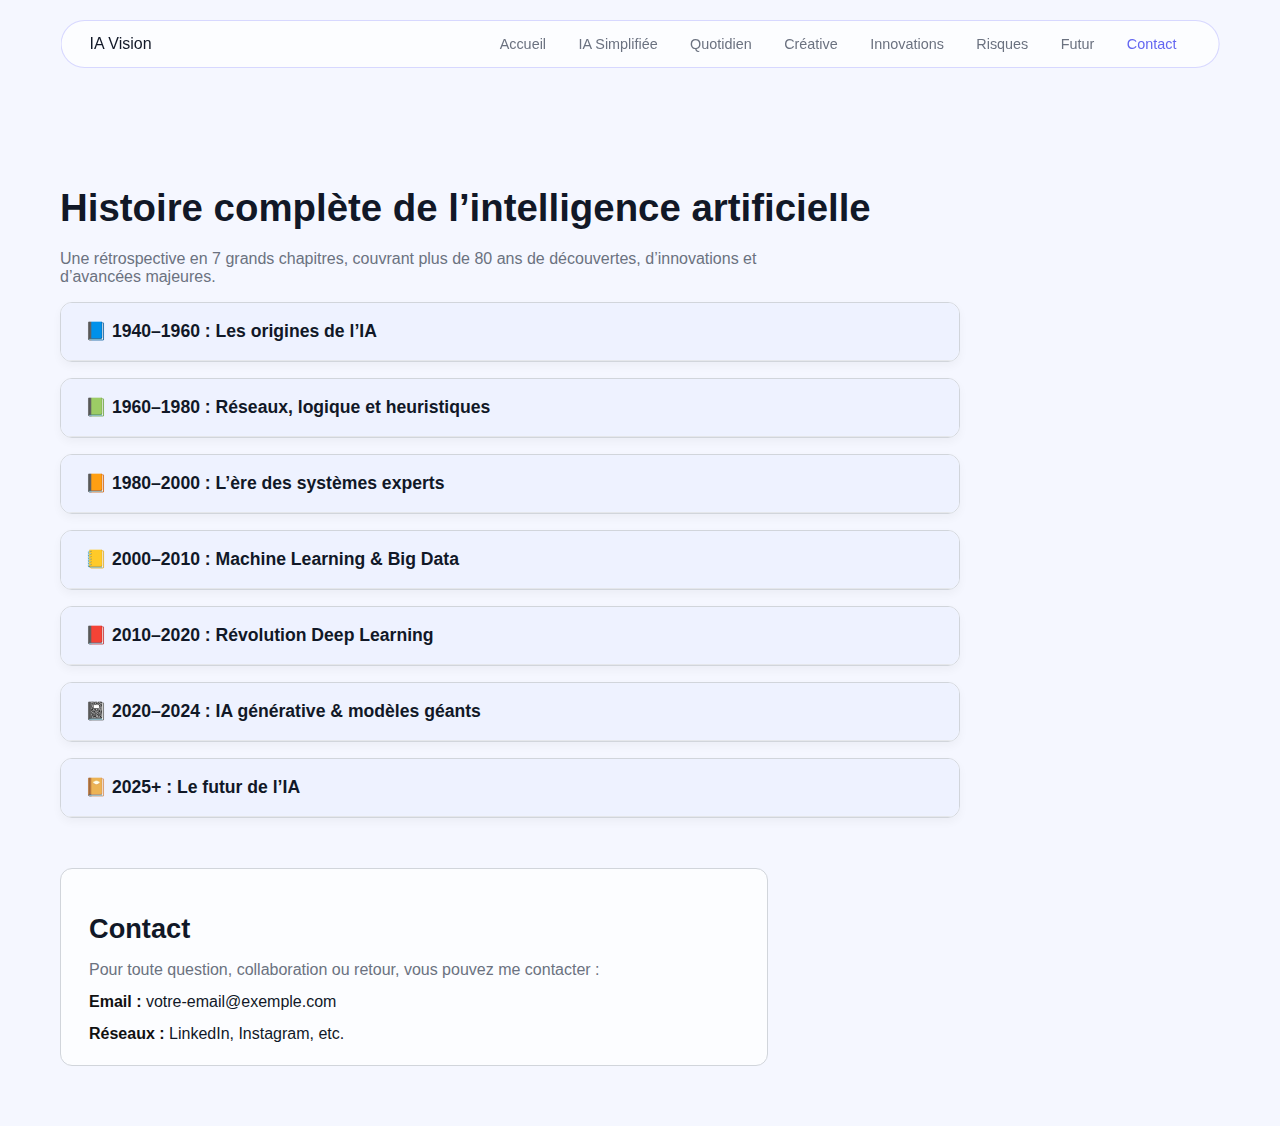
<file: contact.html>
<!DOCTYPE html>
<html lang="fr">
<head>
<meta charset="UTF-8">
<title>Contact & Histoire de l’IA</title>

<style>
body {
    margin: 0;
    font-family: "Poppins", sans-serif;
    background: #f5f7ff;
    color: #111827;
    height: 100vh;
    overflow-y: scroll;
}

/* Header identique aux autres pages */
header {
    position: fixed;
    top: 20px;
    left: 50%;
    transform: translateX(-50%);
    width: 86%;
    padding: 14px 28px;
    border-radius: 999px;
    background: rgba(255,255,255,0.7);
    backdrop-filter: blur(14px);
    display: flex;
    justify-content: space-between;
    border: 1px solid rgba(160,160,255,0.4);
    z-index: 10;
}
nav a {
    margin: 0 14px;
    text-decoration: none;
    color: #6b7280;
    font-size: 0.9rem;
}
nav a.active { color:#6366f1; }

/* Page container */
.page {
    padding: 160px 60px 60px;
}

/* Accordion */
.accordion {
    max-width: 900px;
    margin-bottom: 40px;
}
.accordion-item {
    background: #ffffffb7;
    border: 1px solid #d1d5db;
    border-radius: 12px;
    margin-bottom: 16px;
    overflow: hidden;
    box-shadow: 0 4px 10px rgba(0,0,0,0.04);
}
.accordion-header {
    padding: 18px 24px;
    font-size: 1.1rem;
    font-weight: 600;
    cursor: pointer;
    background: #eef2ff;
    border-bottom: 1px solid #e5e7eb;
}
.accordion-content {
    display: none;
    padding: 20px 26px;
    line-height: 1.65;
    background: #fff;
    animation: fadeIn 0.3s ease;
}
@keyframes fadeIn {
    from { opacity: 0; }
    to { opacity: 1; }
}

/* Contact section */
.contact-box {
    background: #ffffffb7;
    padding: 22px 28px;
    border-radius: 12px;
    border: 1px solid #d1d5db;
    max-width: 650px;
    margin-top: 50px;
}
.contact-box h2 {
    margin-bottom: 12px;
    font-size: 1.7rem;
}
.contact-box p {
    color: #6b7280;
    margin-bottom: 14px;
}
.contact-item {
    margin-top: 14px;
}
.contact-item strong {
    color: #111;
    font-weight: 600;
}
</style>

<script>
// Active le lien du menu
document.addEventListener("DOMContentLoaded", ()=>{
    const current = location.pathname.split("/").pop();
    document.querySelectorAll("nav a").forEach(a=>{
        if(a.getAttribute("href")===current){
            a.classList.add("active");
        }
    });
});

// Accordéon style A — un seul ouvert à la fois
document.addEventListener("DOMContentLoaded", () => {
    const headers = document.querySelectorAll(".accordion-header");

    headers.forEach(header => {
        header.addEventListener("click", () => {
            const openItem = document.querySelector(".accordion-content.show");
            const content = header.nextElementSibling;
            
            if (openItem && openItem !== content) {
                openItem.classList.remove("show");
                openItem.style.display = "none";
            }

            if (content.classList.contains("show")) {
                content.classList.remove("show");
                content.style.display = "none";
            } else {
                content.classList.add("show");
                content.style.display = "block";
            }
        });
    });
});
</script>

</head>
<body>

<header>
    <div class="logo">IA Vision</div>
    <nav>
        <a href="index.html">Accueil</a>
        <a href="ia-simple.html">IA Simplifiée</a>
        <a href="quotidien.html">Quotidien</a>
        <a href="creative.html">Créative</a>
        <a href="innovations.html">Innovations</a>
        <a href="risques.html">Risques</a>
        <a href="futur.html">Futur</a>
        <a href="contact.html">Contact</a>
    </nav>
</header>

<section class="page">

<h1 style="font-size:2.4rem; margin-bottom:20px;">Histoire complète de l’intelligence artificielle</h1>
<p style="max-width:700px; color:#6b7280;">
Une rétrospective en 7 grands chapitres, couvrant plus de 80 ans de découvertes, d’innovations et d’avancées majeures.
</p>

<div class="accordion">

<!-- 1 — 1940–1960 -->
<div class="accordion-item">
    <div class="accordion-header">📘 1940–1960 : Les origines de l’IA</div>
    <div class="accordion-content">
        • Alan Turing publie son test d’intelligence (1950).<br>
        • Développement des premières machines programmables.<br>
        • Naissance de la cybernétique (Norbert Wiener).<br>
        • Apparition des premiers concepts de réseaux logiques.<br>
        • Conférence de Dartmouth (1956) — naissance officielle de l’IA.<br>
        • McCarthy invente le terme “Artificial Intelligence”.<br>
        • Premiers programmes de résolution logique.<br>
        • Début des recherches sur la traduction automatique.<br>
        • Premiers robots autonomes rudimentaires.<br>
        • Concept d’agent intelligent théorisé.<br>
        • Premiers travaux sur la reconnaissance symbolique.<br>
        • Apparition des premiers automates cellulaires.<br>
        • Avancées dans les modèles mathématiques du raisonnement.<br>
        • Premiers essais d’apprentissage machine rudimentaire.<br>
        • Premières applications militaires de calcul automatisé.
    </div>
</div>

<!-- 2 — 1960–1980 -->
<div class="accordion-item">
    <div class="accordion-header">📗 1960–1980 : Réseaux, logique et heuristiques</div>
    <div class="accordion-content">
        • Développement du premier réseau de neurones perceptron.<br>
        • Premiers chatbots (ELIZA en 1966).<br>
        • Développement d’algorithmes heuristiques.<br>
        • Premiers langages dédiés à l’IA (LISP).<br>
        • Avancées majeures en reconnaissance vocale.<br>
        • Modélisation informatique du raisonnement humain.<br>
        • Début des recherches sur les systèmes experts.<br>
        • Naissance de la vision par ordinateur.<br>
        • Premiers robots mobiles programmables.<br>
        • Théories de l’apprentissage statistique.<br>
        • Découverte des limites du perceptron simple.<br>
        • Début du financement massif par les gouvernements.<br>
        • Systèmes de jeu comme SHRDLU.<br>
        • Approche symbolique dominante.<br>
        • Premières IA dans l’industrie (diagnostic simple).
    </div>
</div>

<!-- 3 — 1980–2000 -->
<div class="accordion-item">
    <div class="accordion-header">📙 1980–2000 : L’ère des systèmes experts</div>
    <div class="accordion-content">
        • Explosion des systèmes experts en entreprise.<br>
        • Développement intense des bases de connaissance.<br>
        • Retour des réseaux de neurones (backpropagation).<br>
        • IA dans la finance et la médecine.<br>
        • Algorithmes génétiques et optimisation.<br>
        • Premiers véhicules autonomes expérimentaux.<br>
        • Reconnaissance d’écriture manuscrite.<br>
        • Agents intelligents en robotique.<br>
        • Jeux vidéo : premiers comportements évolués.<br>
        • Début de l’apprentissage profond théorique.<br>
        • IA intégrée aux machines industrielles.<br>
        • Fouille de données (data mining).<br>
        • Création d’algorithmes de classification performants.<br>
        • Avancées en NLP statistiques.<br>
        • Premières architectures plus profondes.
    </div>
</div>

<!-- 4 — 2000–2010 -->
<div class="accordion-item">
    <div class="accordion-header">📒 2000–2010 : Machine Learning & Big Data</div>
    <div class="accordion-content">
        • Explosion des données numériques.<br>
        • IA dans les moteurs de recherche.<br>
        • Recommandations : YouTube, Amazon, Netflix.<br>
        • Naissance du concept Big Data.<br>
        • Deep Learning opérationnel.<br>
        • Premières IA embarquées sur smartphone.<br>
        • Systèmes de détection faciale fiables.<br>
        • Traduction statistique améliorée.<br>
        • Premières voitures semi-autonomes.<br>
        • Classification massive d’images.<br>
        • Traitement vocal avancé.<br>
        • Prédiction robuste dans la finance.<br>
        • Détection automatique des spams via réseaux.<br>
        • Avancées spectaculaires en reconnaissance vocale.<br>
        • Premières IA biomédicales efficaces.
    </div>
</div>

<!-- 5 — 2010–2020 -->
<div class="accordion-item">
    <div class="accordion-header">📕 2010–2020 : Révolution Deep Learning</div>
    <div class="accordion-content">
        • Google DeepMind bat le champion du Go (AlphaGo).<br>
        • Explosion des réseaux neuronaux profonds.<br>
        • IA dans les assistants (Siri, Alexa, Google Assistant).<br>
        • Traduction neuronale (Google NMT).<br>
        • Vision par ordinateur super performante.<br>
        • GANs (création d'images réalistes).<br>
        • Deepfake & défis éthiques.<br>
        • Arrivée des voitures autonomes avancées.<br>
        • Avancées en médecine prédictive.<br>
        • IA dans la robotique humanoïde.<br>
        • Explosion de TensorFlow & PyTorch.<br>
        • Voix synthétiques réalistes.<br>
        • Agents autonomes multi-tâches.<br>
        • NLP neuronal révolutionnaire.<br>
        • Précurseurs des modèles géants.
    </div>
</div>

<!-- 6 — 2020–2024 -->
<div class="accordion-item">
    <div class="accordion-header">📓 2020–2024 : IA générative & modèles géants</div>
    <div class="accordion-content">
        • GPT-3 puis GPT-4 révolutionnent le langage.<br>
        • Stable Diffusion, Midjourney : images IA réalistes.<br>
        • Musique IA grand public (Suno, Udio).<br>
        • Vidéo générative (Pika, Runway).<br>
        • Robots IA plus cohérents.<br>
        • IA intégrée dans la suite Microsoft.<br>
        • Explosion de l'IA dans l'éducation.<br>
        • Deepfake régulés et contrôles éthiques.<br>
        • IA multimodale (texte + images + sons).<br>
        • Premiers modèles IA open-source massifs.<br>
        • IA dans les véhicules autonomes de série.<br>
        • Explosion de la créativité IA.<br>
        • Agents autonomes réels.<br>
        • IA dans la justice et l'administration.<br>
        • Réflexion globale sur l’éthique IA.
    </div>
</div>

<!-- 7 — 2025+ -->
<div class="accordion-item">
    <div class="accordion-header">📔 2025+ : Le futur de l’IA</div>
    <div class="accordion-content">
        • IA conversationnelle quasi-humaine.<br>
        • Robots compagnons évolués.<br>
        • IA dans les villes intelligentes.<br>
        • Médecine IA prédictive généralisée.<br>
        • Humanoïdes assistifs au quotidien.<br>
        • Interfaces cerveau-IA émergentes.<br>
        • Fusion IA + réalité augmentée.<br>
        • Véhicules 100% autonomes.<br>
        • IA dans les gouvernements locaux.<br>
        • Création audiovisuelle temps réel.<br>
        • Agents personnels IA pour tout.<br>
        • IA éthique normée mondialement.<br>
        • Émergence d’IA créatives professionnelles.<br>
        • Systèmes IA collaboratifs.<br>
        • Repenser l’éducation & le travail.
    </div>
</div>

</div>

<!-- CONTACT BOX -->
<div class="contact-box">
    <h2>Contact</h2>
    <p>Pour toute question, collaboration ou retour, vous pouvez me contacter :</p>

    <div class="contact-item">
        <strong>Email :</strong> votre-email@exemple.com
    </div>
    <div class="contact-item">
        <strong>Réseaux :</strong> LinkedIn, Instagram, etc.
    </div>
</div>

</section>

</body>
</html>
</file>
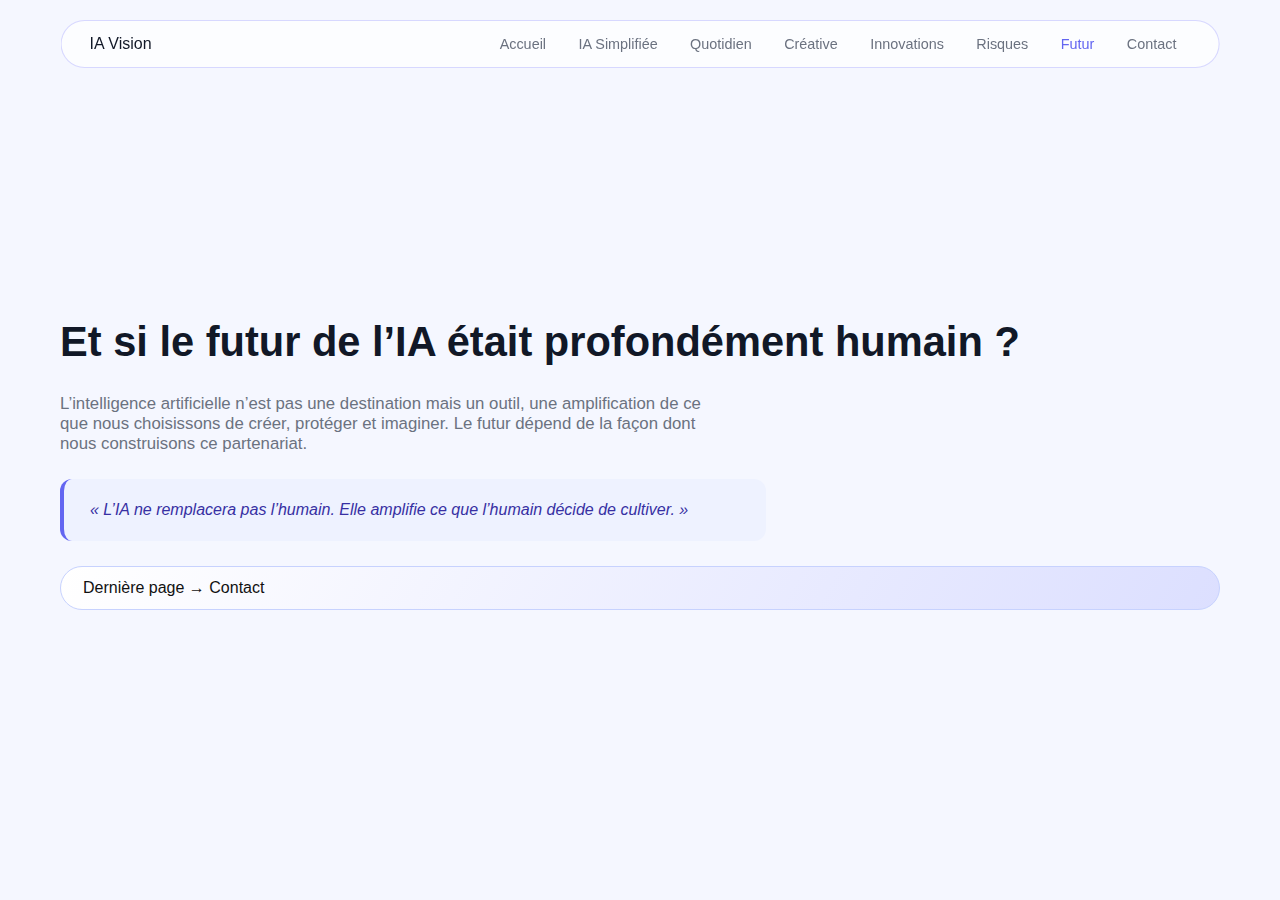
<file: futur.html>
<!DOCTYPE html>
<html lang="fr">
<head>
<meta charset="UTF-8">
<title>Futur humain + IA</title>

<style>
body {
    margin: 0;
    font-family: "Poppins", sans-serif;
    background: #f5f7ff;
    color: #111827;
    height: 100vh;
    overflow: hidden;
}

header {
    position: fixed;
    top: 20px;
    left: 50%;
    transform: translateX(-50%);
    width: 86%;
    padding: 14px 28px;
    border-radius: 999px;
    background: rgba(255,255,255,0.7);
    backdrop-filter: blur(14px);
    display: flex;
    justify-content: space-between;
    border: 1px solid rgba(160,160,255,0.4);
    z-index: 10;
}
nav a {
    margin: 0 14px;
    text-decoration: none;
    color: #6b7280;
    font-size: 0.9rem;
}
nav a.active { color:#6366f1; }

.page {
    height: 100vh;
    display:flex;
    flex-direction:column;
    justify-content:center;
    padding: 0 60px;
}
h1 { 
    font-size: 2.6rem; 
    margin-bottom: 12px; 
}
p { 
    font-size:1.05rem; 
    max-width:650px; 
    color:#6b7280; 
    margin-bottom: 25px;
}

.quote {
    max-width: 650px;
    padding: 22px 26px;
    background: #eef2ff;
    border-left: 4px solid #6366f1;
    border-radius: 12px;
    font-style: italic;
    color: #3730a3;
}

.btn {
    margin-top:25px;
    padding: 12px 22px;
    border-radius: 999px;
    background: linear-gradient(120deg,#fff,#dcdfff);
    border: 1px solid #c7d2fe;
    text-decoration:none;
    color:#111;
    font-size:1rem;
}
</style>

<script>
document.addEventListener("DOMContentLoaded", ()=>{
    const current = location.pathname.split("/").pop();
    document.querySelectorAll("nav a").forEach(a=>{
        if(a.getAttribute("href")===current){
            a.classList.add("active");
        }
    });
});
</script>

</head>
<body>

<header>
    <div class="logo">IA Vision</div>
    <nav>
        <a href="index.html">Accueil</a>
        <a href="ia-simple.html">IA Simplifiée</a>
        <a href="quotidien.html">Quotidien</a>
        <a href="creative.html">Créative</a>
        <a href="innovations.html">Innovations</a>
        <a href="risques.html">Risques</a>
        <a href="futur.html">Futur</a>
        <a href="contact.html">Contact</a>
    </nav>
</header>

<section class="page">
    <h1>Et si le futur de l’IA était profondément humain ?</h1>
    <p>
        L’intelligence artificielle n’est pas une destination mais un outil, une amplification de 
        ce que nous choisissons de créer, protéger et imaginer.  
        Le futur dépend de la façon dont nous construisons ce partenariat.
    </p>

    <div class="quote">
        « L’IA ne remplacera pas l’humain.  
        Elle amplifie ce que l’humain décide de cultiver. »
    </div>

    <a href="contact.html" class="btn">Dernière page → Contact</a>
</section>

</body>
</html>
</file>
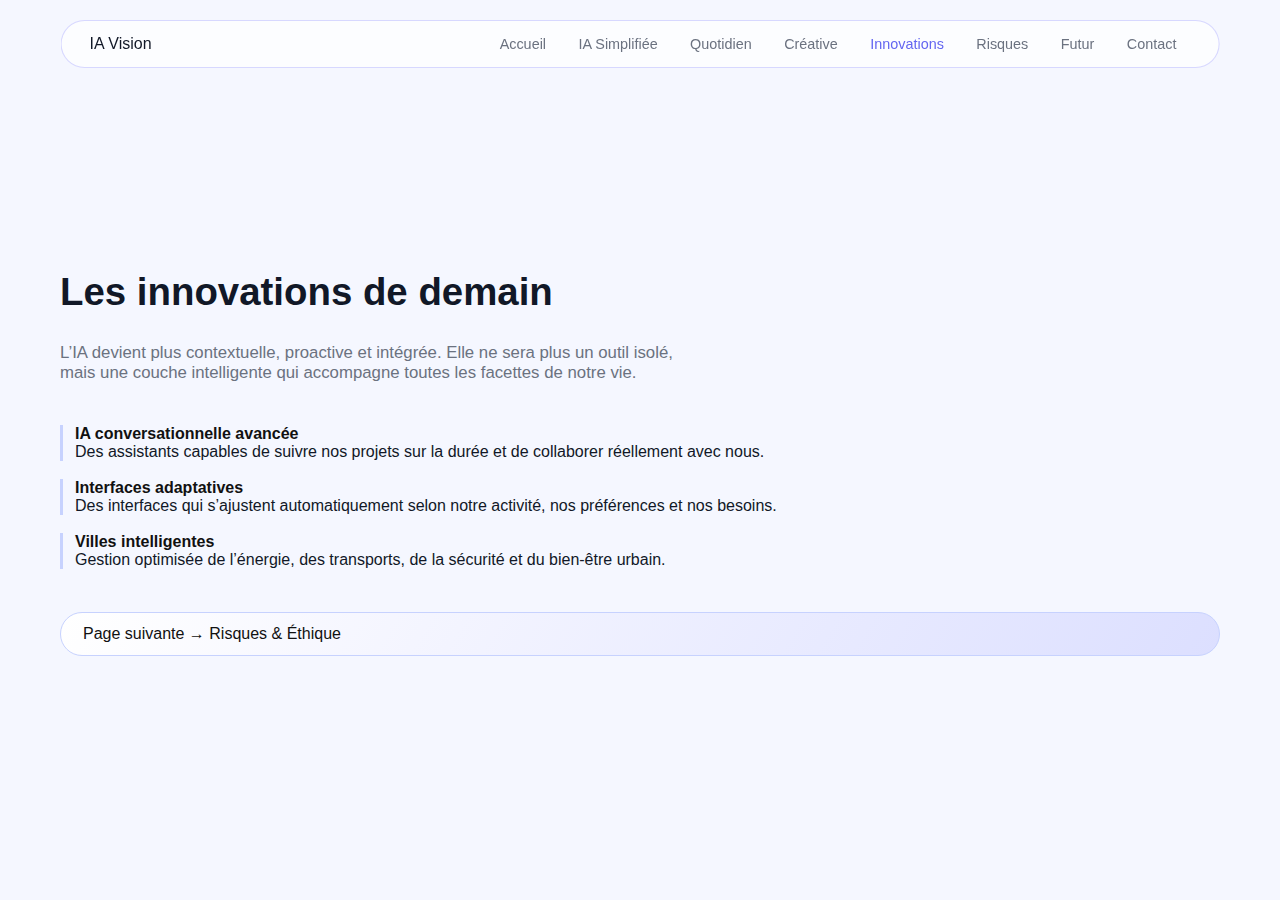
<file: innovations.html>
<!DOCTYPE html>
<html lang="fr">
<head>
<meta charset="UTF-8">
<title>Innovations de demain</title>

<style>
body {
    margin: 0;
    font-family: "Poppins", sans-serif;
    background: #f5f7ff;
    color: #111827;
    height: 100vh;
    overflow: hidden;
}

header {
    position: fixed;
    top: 20px;
    left: 50%;
    transform: translateX(-50%);
    width: 86%;
    padding: 14px 28px;
    border-radius: 999px;
    background: rgba(255,255,255,0.7);
    backdrop-filter: blur(14px);
    display: flex;
    justify-content: space-between;
    border: 1px solid rgba(160,160,255,0.4);
    z-index: 10;
}
nav a {
    margin: 0 14px;
    text-decoration: none;
    color: #6b7280;
    font-size: 0.9rem;
}
nav a.active { color:#6366f1; }

.page {
    height: 100vh;
    display:flex;
    flex-direction:column;
    justify-content:center;
    padding: 0 60px;
}
h1 { font-size: 2.4rem; margin-bottom: 12px; }
p { font-size:1.05rem; max-width:650px; color:#6b7280; }

.block {
    margin-top: 25px;
}
.block div {
    margin-bottom: 18px;
    padding-left: 12px;
    border-left: 3px solid #c7d2fe;
}
.block div strong {
    color: #111;
}

.btn {
    margin-top:25px;
    padding: 12px 22px;
    border-radius: 999px;
    background: linear-gradient(120deg,#fff,#dcdfff);
    border: 1px solid #c7d2fe;
    text-decoration:none;
    color:#111;
    font-size:1rem;
}
</style>

<script>
document.addEventListener("DOMContentLoaded", ()=>{
    const current = location.pathname.split("/").pop();
    document.querySelectorAll("nav a").forEach(a=>{
        if(a.getAttribute("href")===current){
            a.classList.add("active");
        }
    });
});
</script>

</head>
<body>

<header>
    <div class="logo">IA Vision</div>
    <nav>
        <a href="index.html">Accueil</a>
        <a href="ia-simple.html">IA Simplifiée</a>
        <a href="quotidien.html">Quotidien</a>
        <a href="creative.html">Créative</a>
        <a href="innovations.html">Innovations</a>
        <a href="risques.html">Risques</a>
        <a href="futur.html">Futur</a>
        <a href="contact.html">Contact</a>
    </nav>
</header>

<section class="page">
    <h1>Les innovations de demain</h1>
    <p>
        L’IA devient plus contextuelle, proactive et intégrée.
        Elle ne sera plus un outil isolé, mais une couche intelligente qui accompagne 
        toutes les facettes de notre vie.
    </p>

    <div class="block">
        <div>
            <strong>IA conversationnelle avancée</strong><br>
            Des assistants capables de suivre nos projets sur la durée 
            et de collaborer réellement avec nous.
        </div>

        <div>
            <strong>Interfaces adaptatives</strong><br>
            Des interfaces qui s’ajustent automatiquement selon notre activité, nos préférences et nos besoins.
        </div>

        <div>
            <strong>Villes intelligentes</strong><br>
            Gestion optimisée de l’énergie, des transports, de la sécurité et du bien-être urbain.
        </div>
    </div>

    <a href="risques.html" class="btn">Page suivante → Risques & Éthique</a>
</section>

</body>
</html>
</file>
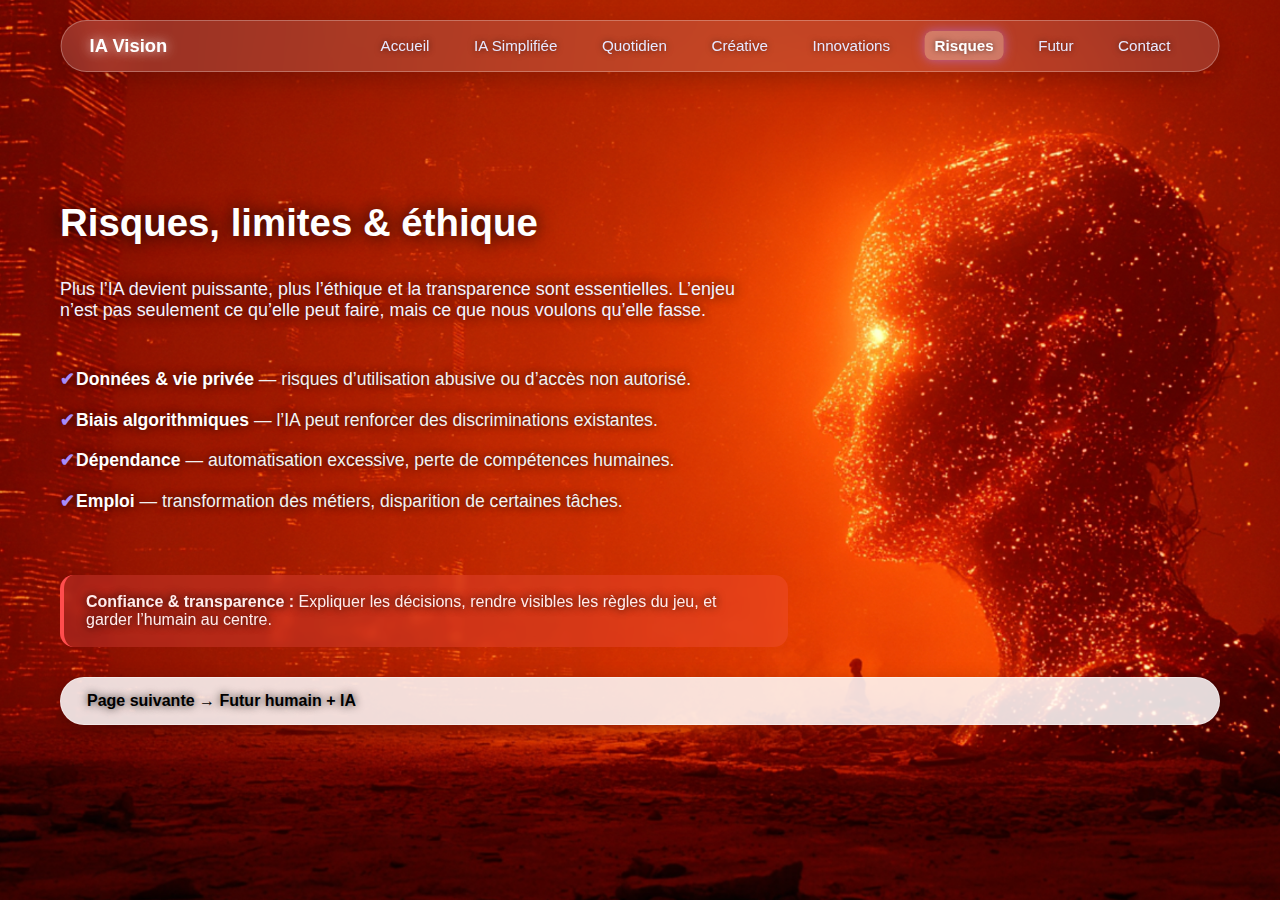
<file: risques.html>
<!DOCTYPE html>
<html lang="fr">
<head>
<meta charset="UTF-8">
<title>Risques & Éthique</title>

<style>
/* ====== GLOBAL ====== */
body {
    margin: 0;
    font-family: "Poppins", sans-serif;
    background: url('risques.background.jpg') center/cover no-repeat fixed;
    height: 100vh;
    overflow: hidden;

    color: #f2f2f2 !important;
    text-shadow: 0 0 8px rgba(0,0,0,0.85) !important;
}

/* ===== HEADER PREMIUM ===== */
header {
    position: fixed;
    top: 20px;
    left: 50%;
    transform: translateX(-50%);
    width: 86%;
    padding: 14px 28px;

    border-radius: 999px;
    background: rgba(255,255,255,0.14);
    backdrop-filter: blur(18px);
    -webkit-backdrop-filter: blur(18px);

    box-shadow: 0 8px 22px rgba(0,0,0,0.18);
    border: 1px solid rgba(255,255,255,0.28);

    display: flex;
    justify-content: space-between;
    align-items: center;

    z-index: 10;
}

header .logo {
    font-weight: 600;
    font-size: 1.15rem;
    color: #ffffff;
    text-shadow: 0 0 12px rgba(255,255,255,0.8);
}

/* NAVIGATION */
nav a {
    margin: 0 10px;
    padding: 6px 10px;
    font-size: 0.95rem;
    font-weight: 500;

    text-decoration: none;
    color: #e8e8ff;
    text-shadow: 0 0 6px rgba(0,0,0,0.6);
    transition: 0.25s ease;
    border-radius: 8px;
}
nav a:hover {
    background: rgba(255,255,255,0.22);
    box-shadow: 0 0 10px rgba(200,150,255,0.6);
}
nav a.active {
    background: rgba(255,255,255,0.30);
    font-weight: 700;
    color: #ffffff;
    box-shadow: 0 0 12px rgba(180,120,255,0.6);
}

/* ====== CONTENT ====== */
.page {
    height: 100vh;
    display: flex;
    flex-direction: column;
    justify-content: center;
    padding: 0 60px;
}

h1 {
    font-size: 2.4rem;
    margin-bottom: 16px;
    color: #ffffff;
    text-shadow: 0 0 18px rgba(0,0,0,1);
}

p {
    max-width: 680px;
    font-size: 1.12rem;
    color: #f3f3ff !important;
    text-shadow: 0 0 12px rgba(0,0,0,0.9) !important;
}

/* LISTE */
ul {
    margin-top: 25px;
    font-size: 1.1rem;
    line-height: 1.75;
    list-style: none;
    padding-left: 0;
}

ul li {
    margin-bottom: 10px;
    padding-left: 16px;
    position: relative;
}

ul li::before {
    content: "✔";
    color: #a78bfa;
    font-weight: bold;
    position: absolute;
    left: 0;
}

ul li strong {
    color: #ffffff;
    text-shadow: 0 0 10px rgba(0,0,0,0.8);
}

/* ALERT */
.alert {
    margin-top: 30px;
    padding: 18px 22px;

    background: rgba(255, 90, 90, 0.25);
    border-left: 4px solid #ff4d4d;
    backdrop-filter: blur(4px);

    border-radius: 14px;
    max-width: 680px;

    color: #ffecec;
    text-shadow: 0 0 10px rgba(0,0,0,1);
}

/* BUTTON */
.btn {
    margin-top:30px;
    padding: 14px 26px;
    border-radius: 999px;

    background: rgba(255,255,255,0.85);
    border: 1px solid rgba(255,255,255,0.4);

    text-decoration:none;
    color:#000;
    font-size:1rem;
    font-weight:600;

    box-shadow: 0 6px 20px rgba(0,0,0,0.25);
}
</style>

<script>
document.addEventListener("DOMContentLoaded", ()=>{
    const current = location.pathname.split("/").pop();
    document.querySelectorAll("nav a").forEach(a=>{
        if(a.getAttribute("href")===current){
            a.classList.add("active");
        }
    });
});
</script>

</head>
<body>

<header>
    <div class="logo">IA Vision</div>
    <nav>
        <a href="index.html">Accueil</a>
        <a href="ia-simple.html">IA Simplifiée</a>
        <a href="quotidien.html">Quotidien</a>
        <a href="creative.html">Créative</a>
        <a href="innovations.html">Innovations</a>
        <a href="risques.html">Risques</a>
        <a href="futur.html">Futur</a>
        <a href="contact.html">Contact</a>
    </nav>
</header>

<section class="page">
    <h1>Risques, limites & éthique</h1>

    <p>
        Plus l’IA devient puissante, plus l’éthique et la transparence sont essentielles.
        L’enjeu n’est pas seulement ce qu’elle peut faire, mais ce que nous voulons qu’elle fasse.
    </p>

    <ul>
        <li><strong>Données & vie privée</strong> — risques d’utilisation abusive ou d’accès non autorisé.</li>
        <li><strong>Biais algorithmiques</strong> — l’IA peut renforcer des discriminations existantes.</li>
        <li><strong>Dépendance</strong> — automatisation excessive, perte de compétences humaines.</li>
        <li><strong>Emploi</strong> — transformation des métiers, disparition de certaines tâches.</li>
    </ul>

    <div class="alert">
        <strong>Confiance & transparence :</strong>
        Expliquer les décisions, rendre visibles les règles du jeu, et garder l’humain au centre.
    </div>

    <a href="futur.html" class="btn">Page suivante → Futur humain + IA</a>
</section>

</body>
</html>
</file>
